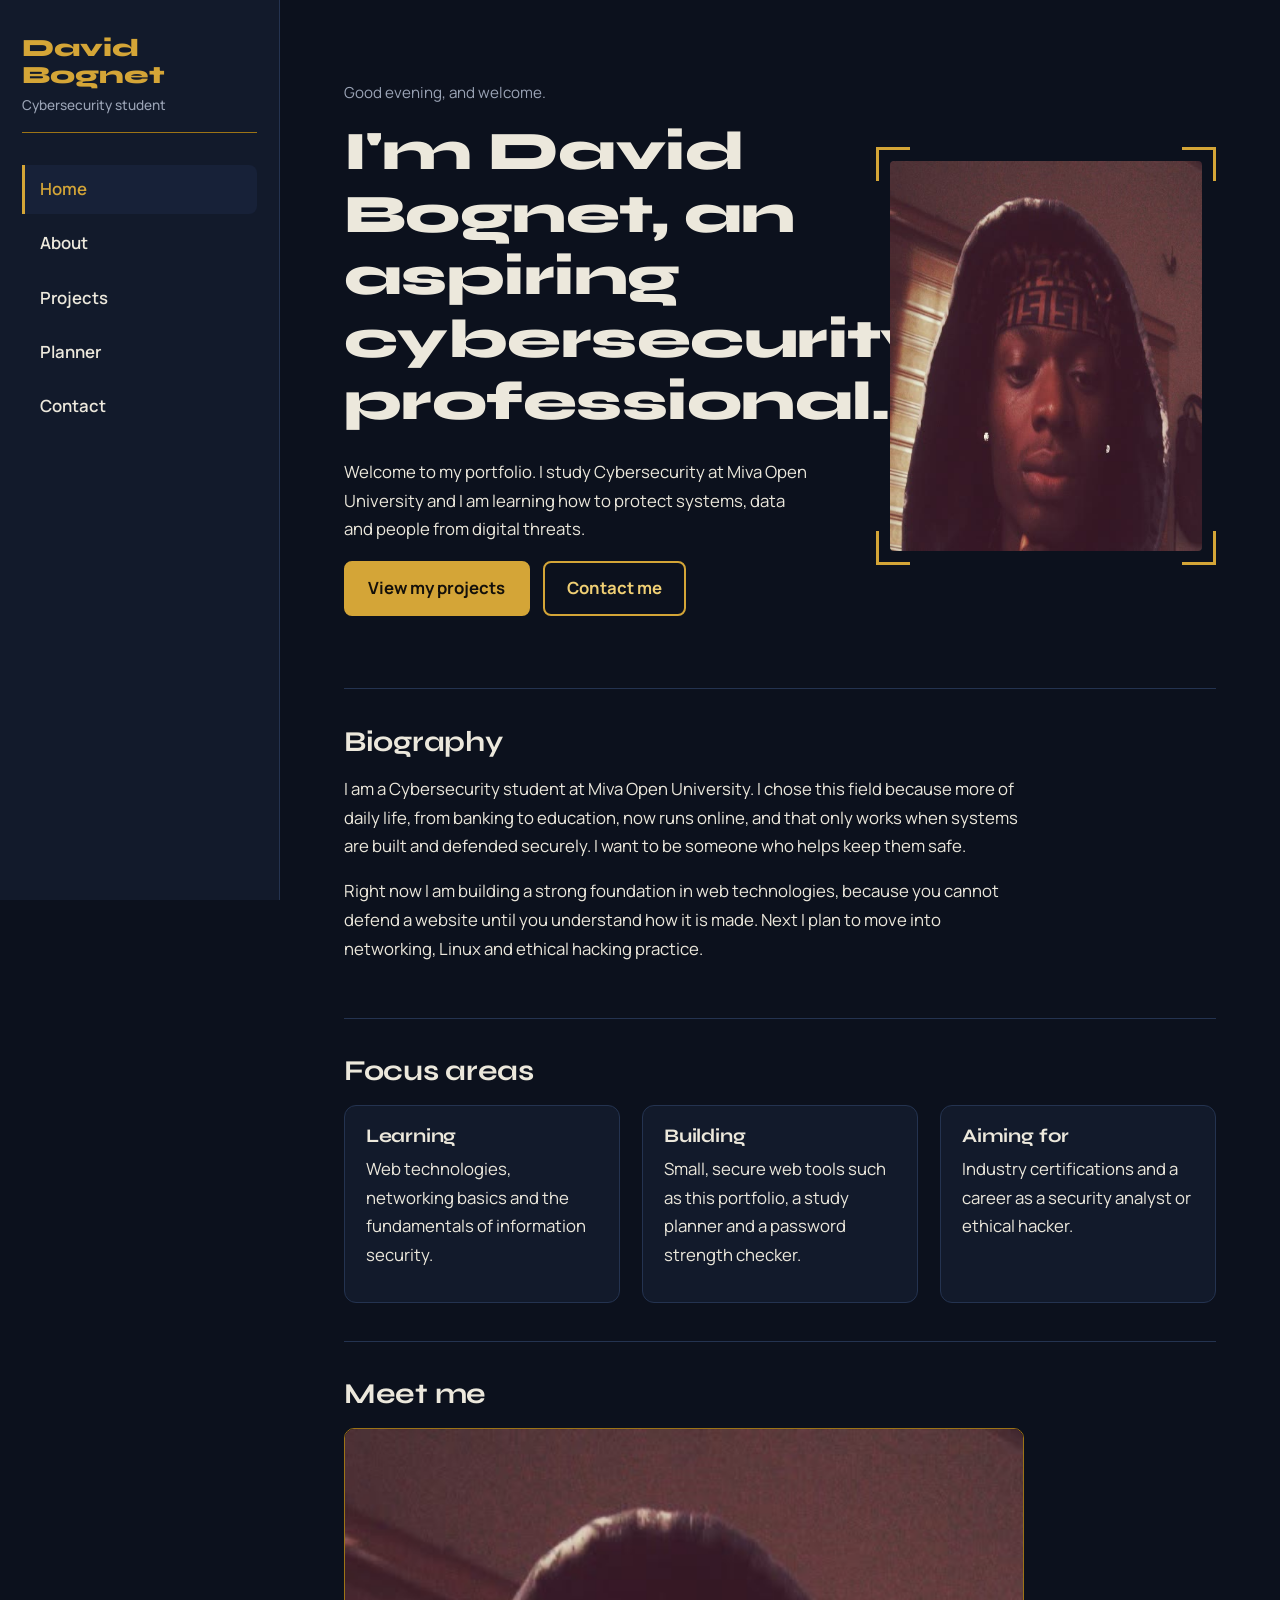
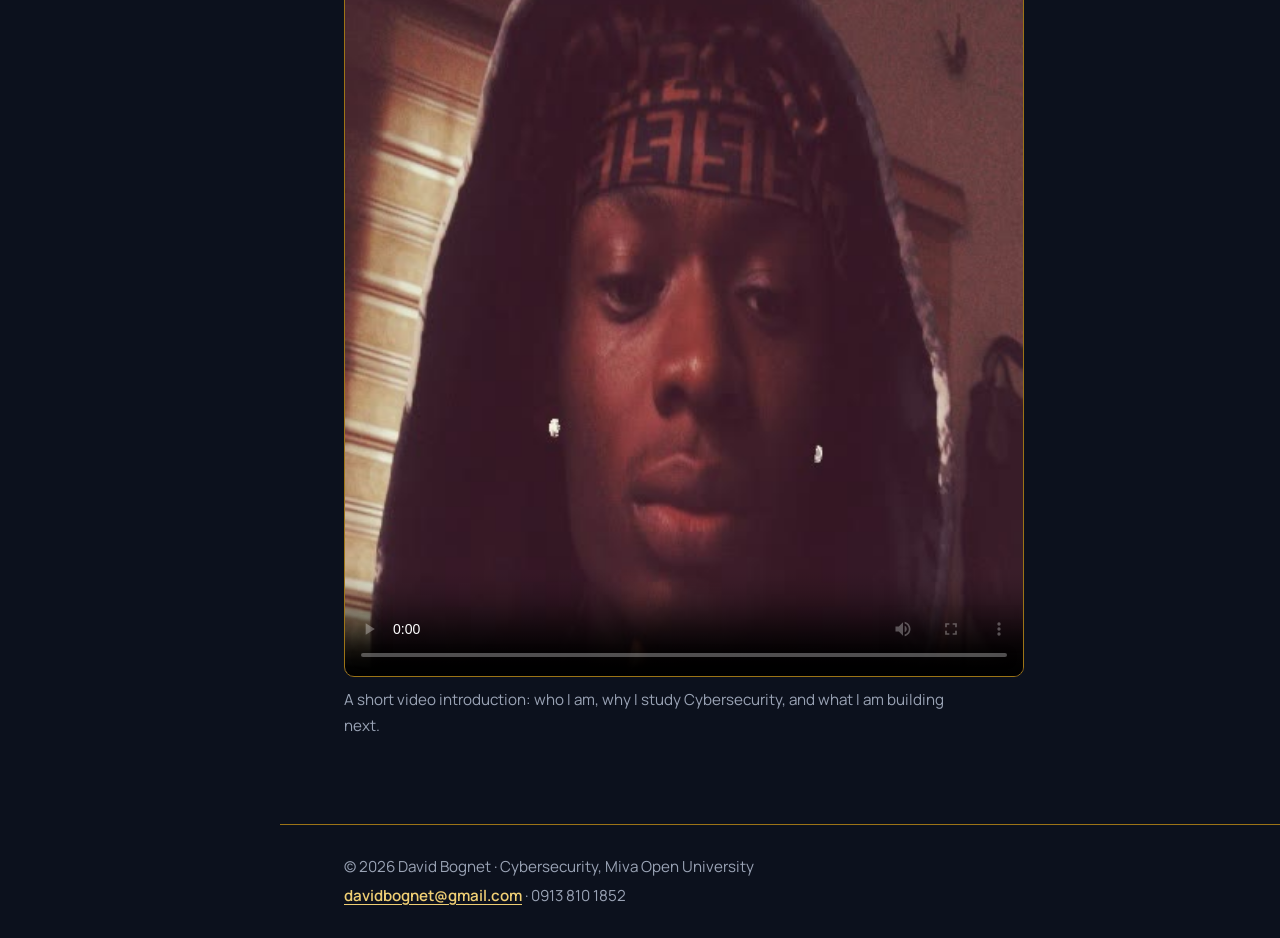
<file: index.html>
<!DOCTYPE html>
<html lang="en">
<head>
<meta charset="UTF-8">
<meta name="viewport" content="width=device-width, initial-scale=1">
<meta name="theme-color" content="#0b0b0e">
<meta name="description" content="David Bognet - Cybersecurity student portfolio at Miva Open University">
<title>Home | David Bognet</title>
<link rel="preconnect" href="https://fonts.googleapis.com">
<link rel="preconnect" href="https://fonts.gstatic.com" crossorigin>
<link href="https://fonts.googleapis.com/css2?family=Syne:wght@600;700;800&family=Manrope:wght@400;500;600;700&display=swap" rel="stylesheet">
<link rel="stylesheet" href="css/style.css">
</head>
<body>
<a class="skip-link" href="#main">Skip to content</a>
<header class="site-header">
  <a class="brand" href="index.html">David Bognet</a>
  <button id="menu-toggle" aria-label="Toggle menu" aria-expanded="false" aria-controls="nav-links">Menu</button>
  <nav aria-label="Main navigation"><ul id="nav-links"><li><a href="index.html" class="active" aria-current="page">Home</a></li><li><a href="about.html">About</a></li><li><a href="projects.html">Projects</a></li><li><a href="planner.html">Planner</a></li><li><a href="contact.html">Contact</a></li></ul></nav>
</header>
<main id="main">
<section class="hero">
  <div class="hero-text">
    <p id="greeting" class="small">Welcome</p>
    <h1>I'm David Bognet, an aspiring cybersecurity professional.</h1>
    <p>Welcome to my portfolio. I study Cybersecurity at Miva Open University and I am learning how to protect systems, data and people from digital threats.</p>
    <p><a class="btn" href="projects.html">View my projects</a> <a class="btn btn-outline" href="contact.html">Contact me</a></p>
  </div>
  <figure class="portrait"><img src="images/profile.jpg" alt="Portrait of David Bognet" width="432" height="540"></figure>
</section>

<section class="block">
  <h2>Biography</h2>
  <p>I am a Cybersecurity student at Miva Open University. I chose this field because more of daily life, from banking to education, now runs online, and that only works when systems are built and defended securely. I want to be someone who helps keep them safe.</p>
  <p>Right now I am building a strong foundation in web technologies, because you cannot defend a website until you understand how it is made. Next I plan to move into networking, Linux and ethical hacking practice.</p>
</section>

<section class="block">
  <h2>Focus areas</h2>
  <div class="grid">
    <div class="card"><div><h3>Learning</h3><p>Web technologies, networking basics and the fundamentals of information security.</p></div></div>
    <div class="card"><div><h3>Building</h3><p>Small, secure web tools such as this portfolio, a study planner and a password strength checker.</p></div></div>
    <div class="card"><div><h3>Aiming for</h3><p>Industry certifications and a career as a security analyst or ethical hacker.</p></div></div>
  </div>
</section>

<section class="block">
  <h2>Meet me</h2>
  <video controls preload="metadata" poster="images/profile.jpg">
    <source src="media/intro.mp4" type="video/mp4">
    Your browser does not support the video tag.
  </video>
  <p class="small">A short video introduction: who I am, why I study Cybersecurity, and what I am building next.</p>
</section>
</main>
<footer class="site-footer">
  <p>&copy; <span id="year">2026</span> David Bognet &middot; Cybersecurity, Miva Open University</p>
  <p><a href="mailto:davidbognet@gmail.com">davidbognet@gmail.com</a> &middot; 0913 810 1852</p>
</footer>
<script src="js/script.js"></script>
</body>
</html>
</file>
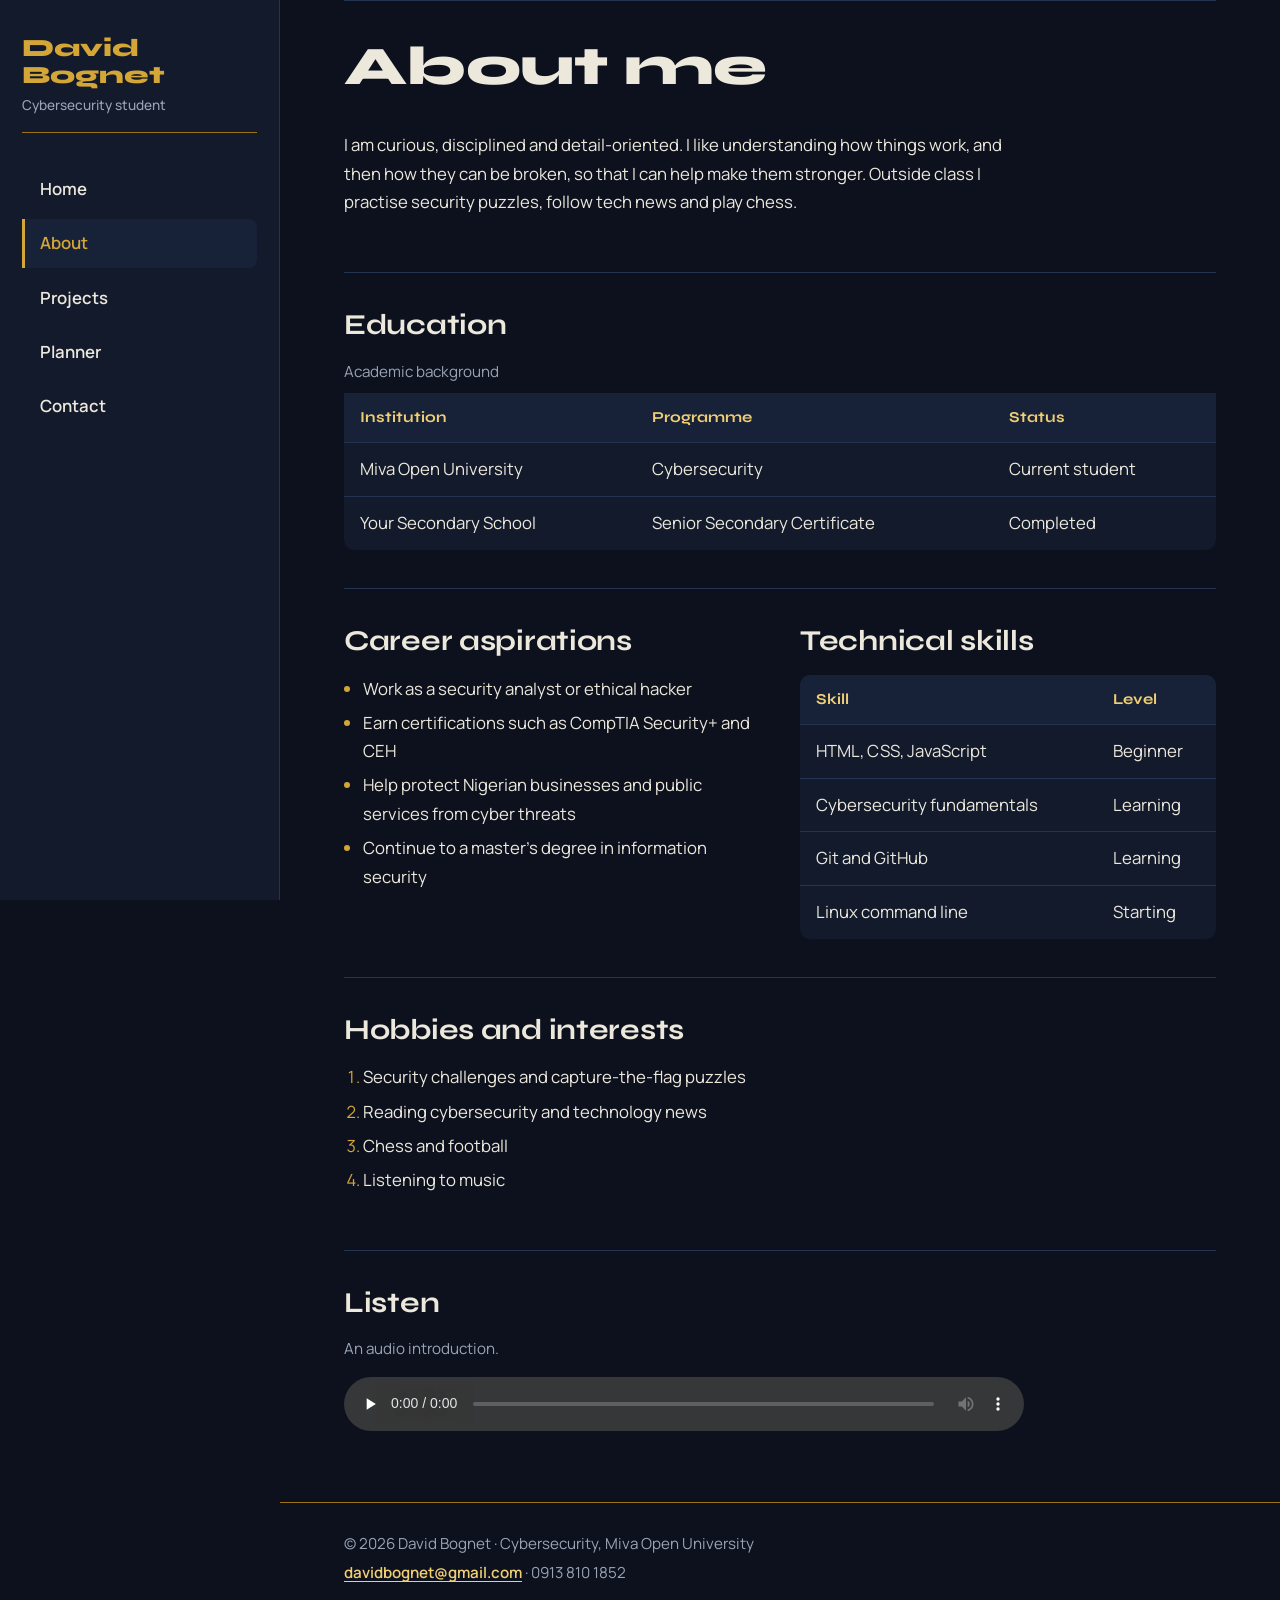
<file: about.html>
<!DOCTYPE html>
<html lang="en">
<head>
<meta charset="UTF-8">
<meta name="viewport" content="width=device-width, initial-scale=1">
<meta name="theme-color" content="#0b0b0e">
<meta name="description" content="David Bognet - Cybersecurity student portfolio at Miva Open University">
<title>About | David Bognet</title>
<link rel="preconnect" href="https://fonts.googleapis.com">
<link rel="preconnect" href="https://fonts.gstatic.com" crossorigin>
<link href="https://fonts.googleapis.com/css2?family=Syne:wght@600;700;800&family=Manrope:wght@400;500;600;700&display=swap" rel="stylesheet">
<link rel="stylesheet" href="css/style.css">
</head>
<body>
<a class="skip-link" href="#main">Skip to content</a>
<header class="site-header">
  <a class="brand" href="index.html">David Bognet</a>
  <button id="menu-toggle" aria-label="Toggle menu" aria-expanded="false" aria-controls="nav-links">Menu</button>
  <nav aria-label="Main navigation"><ul id="nav-links"><li><a href="index.html">Home</a></li><li><a href="about.html" class="active" aria-current="page">About</a></li><li><a href="projects.html">Projects</a></li><li><a href="planner.html">Planner</a></li><li><a href="contact.html">Contact</a></li></ul></nav>
</header>
<main id="main">
<section class="block">
  <h1>About me</h1>
  <p>I am curious, disciplined and detail-oriented. I like understanding how things work, and then how they can be broken, so that I can help make them stronger. Outside class I practise security puzzles, follow tech news and play chess.</p>
</section>

<section class="block">
  <h2>Education</h2>
  <table>
    <caption>Academic background</caption>
    <thead><tr><th>Institution</th><th>Programme</th><th>Status</th></tr></thead>
    <tbody>
      <tr><td>Miva Open University</td><td>Cybersecurity</td><td>Current student</td></tr>
      <tr><td>Your Secondary School</td><td>Senior Secondary Certificate</td><td>Completed</td></tr>
    </tbody>
  </table>
</section>

<section class="block two-col">
  <div>
    <h2>Career aspirations</h2>
    <ul>
      <li>Work as a security analyst or ethical hacker</li>
      <li>Earn certifications such as CompTIA Security+ and CEH</li>
      <li>Help protect Nigerian businesses and public services from cyber threats</li>
      <li>Continue to a master's degree in information security</li>
    </ul>
  </div>
  <div>
    <h2>Technical skills</h2>
    <table>
      <thead><tr><th>Skill</th><th>Level</th></tr></thead>
      <tbody>
        <tr><td>HTML, CSS, JavaScript</td><td>Beginner</td></tr>
        <tr><td>Cybersecurity fundamentals</td><td>Learning</td></tr>
        <tr><td>Git and GitHub</td><td>Learning</td></tr>
        <tr><td>Linux command line</td><td>Starting</td></tr>
      </tbody>
    </table>
  </div>
</section>

<section class="block">
  <h2>Hobbies and interests</h2>
  <ol>
    <li>Security challenges and capture-the-flag puzzles</li>
    <li>Reading cybersecurity and technology news</li>
    <li>Chess and football</li>
    <li>Listening to music</li>
  </ol>
</section>

<section class="block">
  <h2>Listen</h2>
  <p class="small">An audio introduction.</p>
  <audio controls preload="none" src="media/intro.mp4">Your browser does not support the audio element.</audio>
</section>
</main>
<footer class="site-footer">
  <p>&copy; <span id="year">2026</span> David Bognet &middot; Cybersecurity, Miva Open University</p>
  <p><a href="mailto:davidbognet@gmail.com">davidbognet@gmail.com</a> &middot; 0913 810 1852</p>
</footer>
<script src="js/script.js"></script>
</body>
</html>
</file>
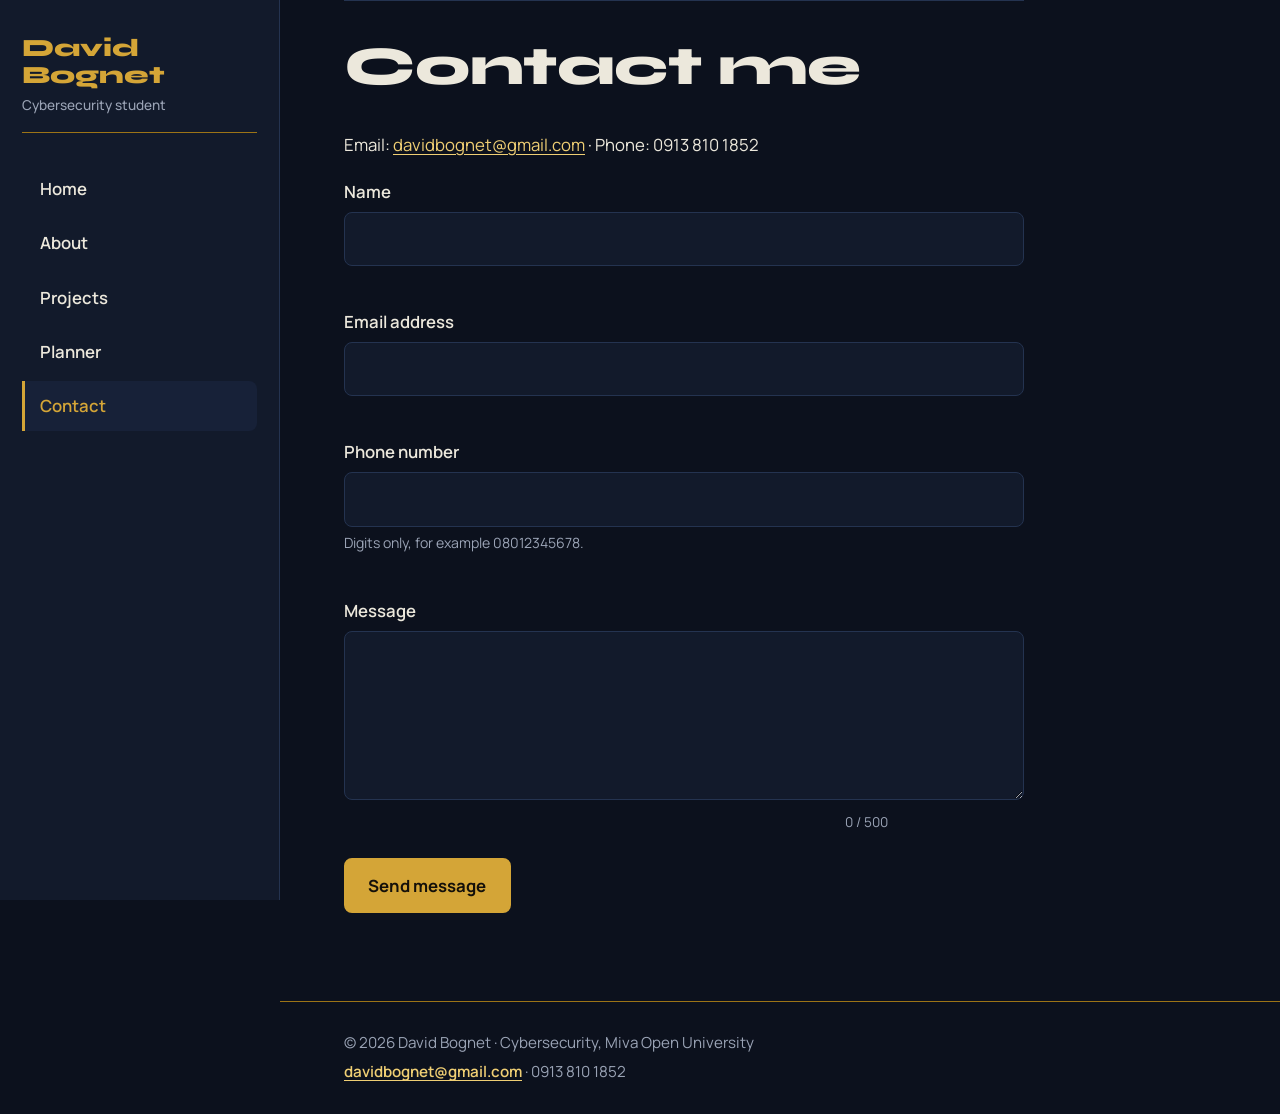
<file: contact.html>
<!DOCTYPE html>
<html lang="en">
<head>
<meta charset="UTF-8">
<meta name="viewport" content="width=device-width, initial-scale=1">
<meta name="theme-color" content="#0b0b0e">
<meta name="description" content="David Bognet - Cybersecurity student portfolio at Miva Open University">
<title>Contact | David Bognet</title>
<link rel="preconnect" href="https://fonts.googleapis.com">
<link rel="preconnect" href="https://fonts.gstatic.com" crossorigin>
<link href="https://fonts.googleapis.com/css2?family=Syne:wght@600;700;800&family=Manrope:wght@400;500;600;700&display=swap" rel="stylesheet">
<link rel="stylesheet" href="css/style.css">
</head>
<body>
<a class="skip-link" href="#main">Skip to content</a>
<header class="site-header">
  <a class="brand" href="index.html">David Bognet</a>
  <button id="menu-toggle" aria-label="Toggle menu" aria-expanded="false" aria-controls="nav-links">Menu</button>
  <nav aria-label="Main navigation"><ul id="nav-links"><li><a href="index.html">Home</a></li><li><a href="about.html">About</a></li><li><a href="projects.html">Projects</a></li><li><a href="planner.html">Planner</a></li><li><a href="contact.html" class="active" aria-current="page">Contact</a></li></ul></nav>
</header>
<main id="main">
<section class="block narrow">
  <h1>Contact me</h1>
  <p>Email: <a href="mailto:davidbognet@gmail.com">davidbognet@gmail.com</a> &middot; Phone: 0913 810 1852</p>
  <form id="contact-form" novalidate>
    <label for="name">Name</label><input id="name" type="text" autocomplete="name"><p class="error" id="name-error"></p>
    <label for="email">Email address</label><input id="email" type="email" autocomplete="email"><p class="error" id="email-error"></p>
    <label for="phone">Phone number</label><input id="phone" type="tel" autocomplete="tel" inputmode="numeric"><p class="hint">Digits only, for example 08012345678.</p><p class="error" id="phone-error"></p>
    <label for="message">Message</label><textarea id="message" rows="5" maxlength="500"></textarea><p class="char-count" id="char-count">0 / 500</p><p class="error" id="message-error"></p>
    <button class="btn" type="submit">Send message</button>
    <p id="form-success" class="success" role="status"></p>
  </form>
</section>
</main>
<footer class="site-footer">
  <p>&copy; <span id="year">2026</span> David Bognet &middot; Cybersecurity, Miva Open University</p>
  <p><a href="mailto:davidbognet@gmail.com">davidbognet@gmail.com</a> &middot; 0913 810 1852</p>
</footer>
<script src="js/script.js"></script>
</body>
</html>
</file>
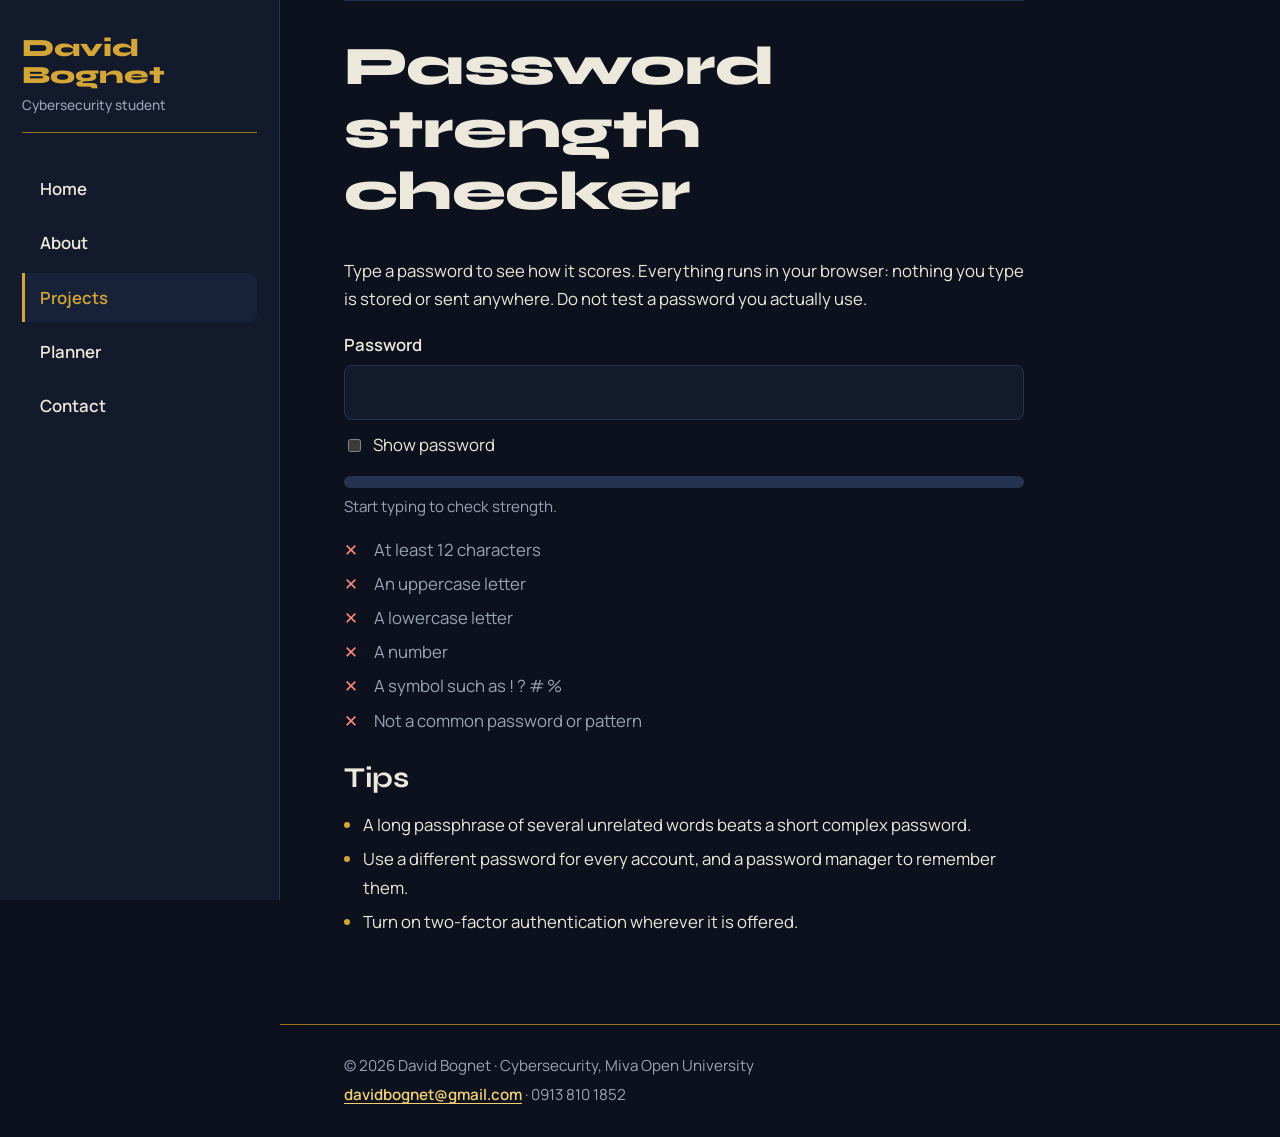
<file: password-checker.html>
<!DOCTYPE html>
<html lang="en">
<head>
<meta charset="UTF-8">
<meta name="viewport" content="width=device-width, initial-scale=1">
<meta name="theme-color" content="#0b0b0e">
<meta name="description" content="Password strength checker - a cybersecurity mini project by David Bognet">
<title>Password Checker | David Bognet</title>
<link rel="preconnect" href="https://fonts.googleapis.com">
<link rel="preconnect" href="https://fonts.gstatic.com" crossorigin>
<link href="https://fonts.googleapis.com/css2?family=Syne:wght@600;700;800&family=Manrope:wght@400;500;600;700&display=swap" rel="stylesheet">
<link rel="stylesheet" href="css/style.css">
</head>
<body>
<a class="skip-link" href="#main">Skip to content</a>
<header class="site-header">
  <a class="brand" href="index.html">David Bognet</a>
  <button id="menu-toggle" aria-label="Toggle menu" aria-expanded="false" aria-controls="nav-links">Menu</button>
  <nav aria-label="Main navigation"><ul id="nav-links"><li><a href="index.html">Home</a></li><li><a href="about.html">About</a></li><li><a href="projects.html" class="active" aria-current="page">Projects</a></li><li><a href="planner.html">Planner</a></li><li><a href="contact.html">Contact</a></li></ul></nav>
</header>
<main id="main">
<section class="block narrow">
  <h1>Password strength checker</h1>
  <p>Type a password to see how it scores. Everything runs in your browser: nothing you type is stored or sent anywhere. Do not test a password you actually use.</p>
  <label for="pw-input">Password</label>
  <input id="pw-input" type="password" autocomplete="off" spellcheck="false">
  <label class="inline-check"><input type="checkbox" id="pw-toggle"> Show password</label>
  <div class="meter" aria-hidden="true"><span id="pw-bar" data-level="0"></span></div>
  <p id="pw-label" class="small" aria-live="polite">Start typing to check strength.</p>
  <ul class="checklist" id="pw-list">
    <li data-rule="length">At least 12 characters</li>
    <li data-rule="upper">An uppercase letter</li>
    <li data-rule="lower">A lowercase letter</li>
    <li data-rule="number">A number</li>
    <li data-rule="symbol">A symbol such as ! ? # %</li>
    <li data-rule="common">Not a common password or pattern</li>
  </ul>
  <h2>Tips</h2>
  <ul>
    <li>A long passphrase of several unrelated words beats a short complex password.</li>
    <li>Use a different password for every account, and a password manager to remember them.</li>
    <li>Turn on two-factor authentication wherever it is offered.</li>
  </ul>
</section>
</main>
<footer class="site-footer">
  <p>&copy; <span id="year">2026</span> David Bognet &middot; Cybersecurity, Miva Open University</p>
  <p><a href="mailto:davidbognet@gmail.com">davidbognet@gmail.com</a> &middot; 0913 810 1852</p>
</footer>
<script src="js/script.js"></script>
</body>
</html>
</file>
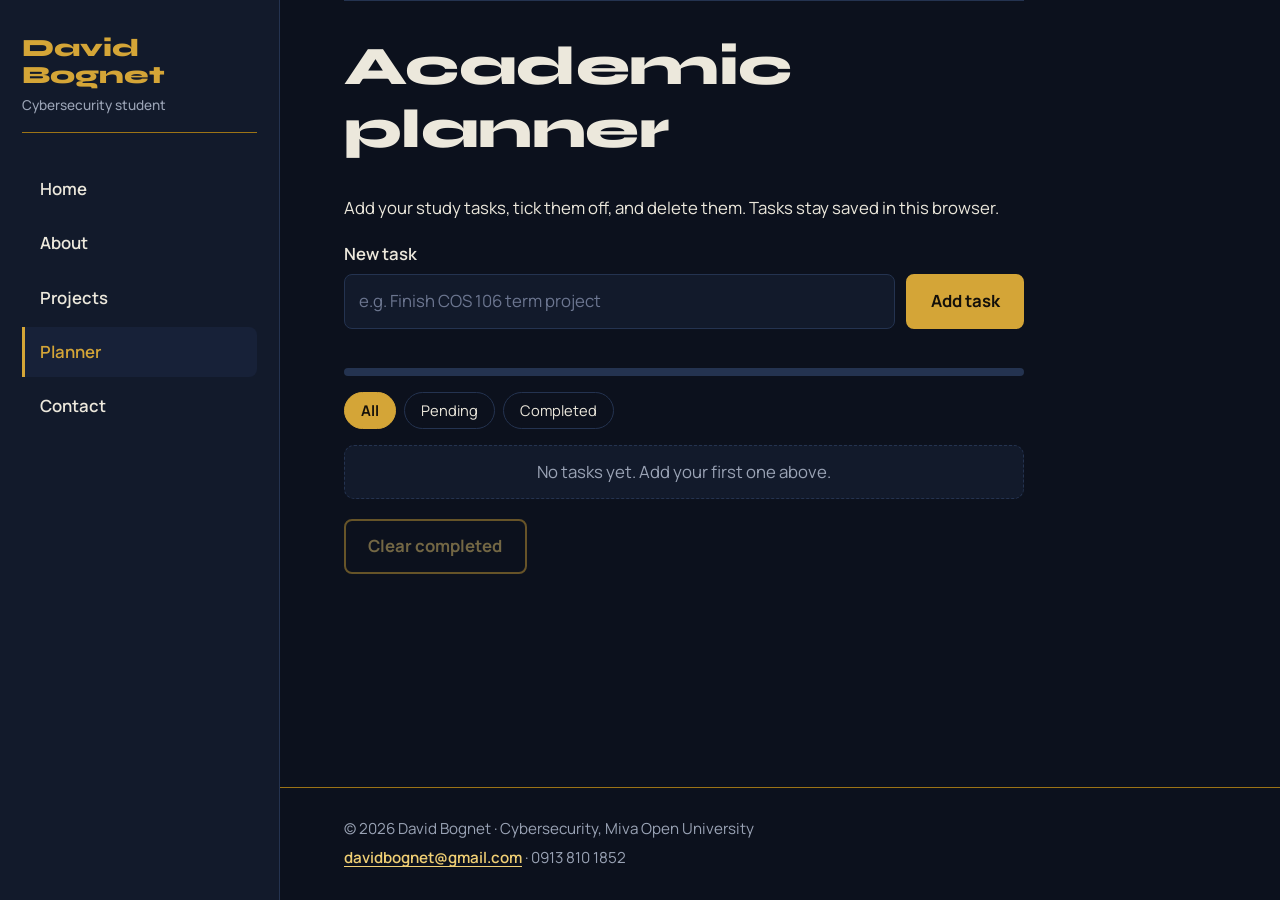
<file: planner.html>
<!DOCTYPE html>
<html lang="en">
<head>
<meta charset="UTF-8">
<meta name="viewport" content="width=device-width, initial-scale=1">
<meta name="theme-color" content="#0b0b0e">
<meta name="description" content="David Bognet - Cybersecurity student portfolio at Miva Open University">
<title>Planner | David Bognet</title>
<link rel="preconnect" href="https://fonts.googleapis.com">
<link rel="preconnect" href="https://fonts.gstatic.com" crossorigin>
<link href="https://fonts.googleapis.com/css2?family=Syne:wght@600;700;800&family=Manrope:wght@400;500;600;700&display=swap" rel="stylesheet">
<link rel="stylesheet" href="css/style.css">
</head>
<body>
<a class="skip-link" href="#main">Skip to content</a>
<header class="site-header">
  <a class="brand" href="index.html">David Bognet</a>
  <button id="menu-toggle" aria-label="Toggle menu" aria-expanded="false" aria-controls="nav-links">Menu</button>
  <nav aria-label="Main navigation"><ul id="nav-links"><li><a href="index.html">Home</a></li><li><a href="about.html">About</a></li><li><a href="projects.html">Projects</a></li><li><a href="planner.html" class="active" aria-current="page">Planner</a></li><li><a href="contact.html">Contact</a></li></ul></nav>
</header>
<main id="main">
<section class="block narrow">
  <h1>Academic planner</h1>
  <p>Add your study tasks, tick them off, and delete them. Tasks stay saved in this browser.</p>
  <form id="task-form" novalidate>
    <label for="task-input">New task</label>
    <div class="row"><input id="task-input" type="text" placeholder="e.g. Finish COS 106 term project" maxlength="100"><button class="btn" type="submit">Add task</button></div>
    <p id="task-error" class="error" role="alert"></p>
  </form>
  <p id="task-count" class="small" aria-live="polite"></p>
  <div class="progress" aria-hidden="true"><span id="progress-bar"></span></div>
  <div class="filters" id="filters" role="group" aria-label="Filter tasks">
    <button type="button" data-filter="all" class="active">All</button>
    <button type="button" data-filter="pending">Pending</button>
    <button type="button" data-filter="done">Completed</button>
  </div>
  <ul id="task-list" class="tasks"></ul>
  <button id="clear-done" class="btn btn-outline" type="button">Clear completed</button>
</section>
</main>
<footer class="site-footer">
  <p>&copy; <span id="year">2026</span> David Bognet &middot; Cybersecurity, Miva Open University</p>
  <p><a href="mailto:davidbognet@gmail.com">davidbognet@gmail.com</a> &middot; 0913 810 1852</p>
</footer>
<script src="js/script.js"></script>
</body>
</html>
</file>
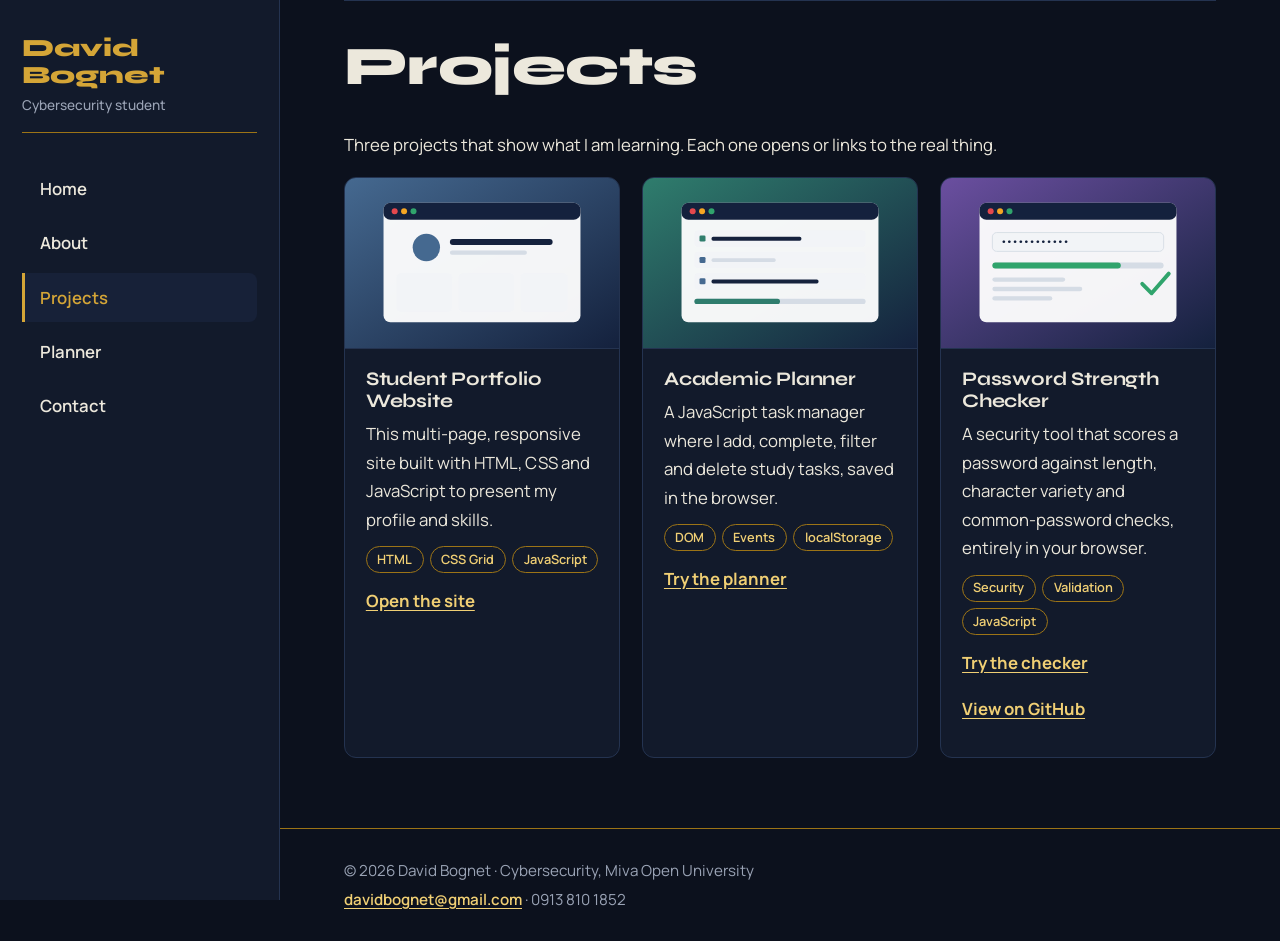
<file: projects.html>
<!DOCTYPE html>
<html lang="en">
<head>
<meta charset="UTF-8">
<meta name="viewport" content="width=device-width, initial-scale=1">
<meta name="theme-color" content="#0b0b0e">
<meta name="description" content="David Bognet - Cybersecurity student portfolio at Miva Open University">
<title>Projects | David Bognet</title>
<link rel="preconnect" href="https://fonts.googleapis.com">
<link rel="preconnect" href="https://fonts.gstatic.com" crossorigin>
<link href="https://fonts.googleapis.com/css2?family=Syne:wght@600;700;800&family=Manrope:wght@400;500;600;700&display=swap" rel="stylesheet">
<link rel="stylesheet" href="css/style.css">
</head>
<body>
<a class="skip-link" href="#main">Skip to content</a>
<header class="site-header">
  <a class="brand" href="index.html">David Bognet</a>
  <button id="menu-toggle" aria-label="Toggle menu" aria-expanded="false" aria-controls="nav-links">Menu</button>
  <nav aria-label="Main navigation"><ul id="nav-links"><li><a href="index.html">Home</a></li><li><a href="about.html">About</a></li><li><a href="projects.html" class="active" aria-current="page">Projects</a></li><li><a href="planner.html">Planner</a></li><li><a href="contact.html">Contact</a></li></ul></nav>
</header>
<main id="main">
<section class="block">
  <h1>Projects</h1>
  <p>Three projects that show what I am learning. Each one opens or links to the real thing.</p>
  <div class="grid">
    <article class="card"><img src="images/project-portfolio.svg" alt="Portfolio website project cover" loading="lazy">
      <div>
        <h3>Student Portfolio Website</h3>
        <p>This multi-page, responsive site built with HTML, CSS and JavaScript to present my profile and skills.</p>
        <ul class="tags"><li>HTML</li><li>CSS Grid</li><li>JavaScript</li></ul>
        <p class="card-links"><a href="index.html">Open the site</a></p>
      </div></article>
    <article class="card"><img src="images/project-planner.svg" alt="Academic planner project cover" loading="lazy">
      <div>
        <h3>Academic Planner</h3>
        <p>A JavaScript task manager where I add, complete, filter and delete study tasks, saved in the browser.</p>
        <ul class="tags"><li>DOM</li><li>Events</li><li>localStorage</li></ul>
        <p class="card-links"><a href="planner.html">Try the planner</a></p>
      </div></article>
    <article class="card"><img src="images/project-password.svg" alt="Password strength checker project cover" loading="lazy">
      <div>
        <h3>Password Strength Checker</h3>
        <p>A security tool that scores a password against length, character variety and common-password checks, entirely in your browser.</p>
        <ul class="tags"><li>Security</li><li>Validation</li><li>JavaScript</li></ul>
        <p class="card-links"><a href="password-checker.html">Try the checker</a> <a href="https://github.com/YOUR-USERNAME/YOUR-REPO">View on GitHub</a></p>
      </div></article>
  </div>
</section>
</main>
<footer class="site-footer">
  <p>&copy; <span id="year">2026</span> David Bognet &middot; Cybersecurity, Miva Open University</p>
  <p><a href="mailto:davidbognet@gmail.com">davidbognet@gmail.com</a> &middot; 0913 810 1852</p>
</footer>
<script src="js/script.js"></script>
</body>
</html>
</file>
<file: css/style.css>
/* ==========================================================
   David Bognet - Cybersecurity portfolio
   Direction: a night-watch palette (deep midnight blue) lit by gold.
   Layout: fixed left sidebar on desktop, top bar on mobile.
   Memorable moment: the portrait sits in a scanner frame and is
   swept once by a gold line when the home page loads.
   ========================================================== */

:root {
  --ink: #0c111d;
  --panel: #121a2b;
  --panel-2: #172138;
  --line: #243350;
  --text: #ece8dc;
  --muted: #9aa3b5;

  --gold: #d4a537;
  --gold-light: #f0cf74;
  --gold-deep: #9c7416;
  --on-gold: #14100a;

  --danger: #ff8a80;
  --ok: #6fcf97;

  --head: "Syne", "Trebuchet MS", system-ui, sans-serif;
  --body: "Manrope", system-ui, -apple-system, "Segoe UI", sans-serif;
  --side: 280px;
}

* { box-sizing: border-box; }

html { scroll-behavior: smooth; color-scheme: dark; }

body {
  margin: 0;
  display: grid;
  grid-template-columns: var(--side) minmax(0, 1fr);
  grid-template-rows: 1fr auto;
  min-height: 100vh;
  font-family: var(--body);
  font-size: 1.05rem;
  line-height: 1.7;
  color: var(--text);
  background: var(--ink);
}

::selection { background: var(--gold); color: var(--on-gold); }

h1, h2, h3 {
  font-family: var(--head);
  font-weight: 700;
  line-height: 1.15;
  letter-spacing: -0.01em;
  color: var(--text);
  margin: 0 0 .6em;
}
h1 { font-size: clamp(2rem, 4.6vw, 3.4rem); font-weight: 800; }
h2 { font-size: clamp(1.4rem, 2.4vw, 1.8rem); }
h3 { font-size: 1.2rem; }

p { margin: 0 0 1em; max-width: 68ch; }
ul, ol { padding-left: 1.2rem; max-width: 68ch; }
li { margin-bottom: .35rem; }
li::marker { color: var(--gold); }

a { color: var(--gold-light); text-underline-offset: 3px; }
a:hover { color: #fff; }

.small { color: var(--muted); font-size: .95rem; }

a:focus-visible, button:focus-visible, input:focus-visible,
textarea:focus-visible, summary:focus-visible {
  outline: 3px solid var(--gold);
  outline-offset: 3px;
}

.skip-link {
  position: absolute; left: -999px; top: 0; z-index: 100;
  background: var(--gold); color: var(--on-gold); padding: .6rem 1rem; font-weight: 700;
}
.skip-link:focus { left: 0; }

/* ---------- Sidebar (header) ---------- */
.site-header {
  grid-column: 1;
  grid-row: 1 / 3;
  align-self: start;
  position: sticky;
  top: 0;
  height: 100vh;
  display: flex;
  flex-direction: column;
  gap: 2rem;
  padding: 2.2rem 1.4rem;
  background: var(--panel);
  border-right: 1px solid var(--line);
  z-index: 20;
}

.brand {
  font-family: var(--head);
  font-weight: 800;
  font-size: 1.55rem;
  line-height: 1.1;
  color: var(--gold);
  text-decoration: none;
  padding-bottom: 1.2rem;
  border-bottom: 1px solid var(--gold-deep);
}
.brand::after {
  content: "Cybersecurity student";
  display: block;
  margin-top: .5rem;
  font-family: var(--body);
  font-weight: 500;
  font-size: .85rem;
  color: var(--muted);
}

nav ul { list-style: none; margin: 0; padding: 0; display: flex; flex-direction: column; gap: .3rem; max-width: none; }
nav li { margin: 0; }

nav a {
  display: block;
  padding: .65rem .9rem;
  color: var(--text);
  text-decoration: none;
  font-weight: 600;
  border-left: 3px solid transparent;
  border-radius: 0 8px 8px 0;
  transition: background .2s, color .2s, border-color .2s;
}
nav a:hover { background: var(--panel-2); color: var(--gold-light); }
nav a.active { background: var(--panel-2); color: var(--gold); border-left-color: var(--gold); }

#menu-toggle {
  display: none;
  background: transparent;
  color: var(--gold);
  border: 1.5px solid var(--gold);
  border-radius: 8px;
  padding: .45rem .9rem;
  font: inherit;
  font-weight: 600;
  cursor: pointer;
}

/* ---------- Main column ---------- */
main {
  grid-column: 2;
  grid-row: 1;
  width: 100%;
  max-width: 1080px;
  padding: 0 clamp(1.2rem, 5vw, 4rem);
}

.hero {
  display: grid;
  grid-template-columns: minmax(0, 1.15fr) minmax(0, .85fr);
  align-items: center;
  gap: clamp(2rem, 5vw, 4rem);
  padding: clamp(2.5rem, 7vw, 5rem) 0 clamp(2rem, 5vw, 3.5rem);
}
.hero-text > * { max-width: 34rem; }
.hero h1 { margin: .15em 0 .45em; }
.hero-text p:last-child { display: flex; flex-wrap: wrap; gap: .8rem; }

/* Portrait in a scanner frame */
.portrait {
  margin: 0;
  position: relative;
  justify-self: end;
  width: 100%;
  max-width: 340px;
  padding: 14px;
  background:
    linear-gradient(var(--gold), var(--gold)) top left / 34px 3px no-repeat,
    linear-gradient(var(--gold), var(--gold)) top left / 3px 34px no-repeat,
    linear-gradient(var(--gold), var(--gold)) top right / 34px 3px no-repeat,
    linear-gradient(var(--gold), var(--gold)) top right / 3px 34px no-repeat,
    linear-gradient(var(--gold), var(--gold)) bottom left / 34px 3px no-repeat,
    linear-gradient(var(--gold), var(--gold)) bottom left / 3px 34px no-repeat,
    linear-gradient(var(--gold), var(--gold)) bottom right / 34px 3px no-repeat,
    linear-gradient(var(--gold), var(--gold)) bottom right / 3px 34px no-repeat;
}
.portrait img {
  display: block;
  width: 100%;
  height: auto;
  aspect-ratio: 4 / 5;
  object-fit: cover;
  object-position: center 25%;
  border-radius: 4px;
}
.portrait::after {
  content: "";
  position: absolute;
  left: 14px; right: 14px; top: 14px;
  height: 3px;
  background: linear-gradient(90deg, transparent, var(--gold-light), transparent);
  box-shadow: 0 0 18px 4px rgba(240, 207, 116, .55);
  opacity: 0;
  animation: scan 1.8s .5s ease-in-out 1 both;
}
@keyframes scan {
  0%   { top: 14px; opacity: 0; }
  12%  { opacity: 1; }
  88%  { opacity: 1; }
  100% { top: calc(100% - 17px); opacity: 0; }
}

/* Sections */
.block {
  padding: 2.2rem 0 2.4rem;
  border-top: 1px solid var(--line);
}
.narrow { max-width: 680px; }
.narrow > * { max-width: none; }
.narrow p { max-width: 68ch; }

.two-col { display: grid; grid-template-columns: 1fr 1fr; gap: 2.5rem; }

video, audio { display: block; width: 100%; max-width: 680px; }
video {
  border-radius: 10px;
  border: 1px solid var(--gold-deep);
  background: #000;
  margin-bottom: .6rem;
}
audio { color-scheme: dark; }

/* Buttons */
.btn {
  display: inline-block;
  background: var(--gold);
  color: var(--on-gold);
  border: 2px solid var(--gold);
  border-radius: 8px;
  padding: .7rem 1.4rem;
  font: inherit;
  font-weight: 700;
  text-decoration: none;
  cursor: pointer;
  transition: background .2s, color .2s, border-color .2s;
}
.btn:hover { background: var(--gold-light); border-color: var(--gold-light); color: var(--on-gold); }
.btn-outline { background: transparent; color: var(--gold-light); }
.btn-outline:hover { background: var(--gold); color: var(--on-gold); border-color: var(--gold); }
.btn:disabled { opacity: .45; cursor: not-allowed; }
.btn:disabled:hover { background: transparent; color: var(--gold-light); border-color: var(--gold); }

/* Tables */
table { border-collapse: collapse; width: 100%; background: var(--panel); border-radius: 10px; overflow: hidden; }
caption { text-align: left; color: var(--muted); padding-bottom: .5rem; font-size: .95rem; }
th, td { padding: .75rem 1rem; text-align: left; border-bottom: 1px solid var(--line); }
tbody tr:last-child td { border-bottom: 0; }
th { background: var(--panel-2); color: var(--gold-light); font-family: var(--head); font-weight: 700; font-size: .95rem; }

/* Cards and project grid */
.grid { display: grid; grid-template-columns: repeat(auto-fit, minmax(240px, 1fr)); gap: 1.4rem; }
.card {
  background: var(--panel);
  border: 1px solid var(--line);
  border-radius: 12px;
  overflow: hidden;
  transition: border-color .25s;
}
.card:hover { border-color: var(--gold); }
.card img { display: block; width: 100%; aspect-ratio: 16 / 10; object-fit: cover; border-bottom: 1px solid var(--line); }
.card div { padding: 1.1rem 1.3rem 1.3rem; }
.card h3 { margin: .1em 0 .4em; }
.card p { margin-bottom: .7em; }

.tags { display: flex; flex-wrap: wrap; gap: .4rem; margin: .4rem 0 .9rem; padding: 0; list-style: none; max-width: none; }
.tags li { margin: 0; border: 1px solid var(--gold-deep); color: var(--gold-light); font-size: .8rem; font-weight: 600; padding: .1rem .65rem; border-radius: 999px; }
.card-links { display: flex; gap: 1.1rem; flex-wrap: wrap; font-weight: 700; margin: 0; }

/* Forms */
label { display: block; font-weight: 600; margin: 1.1rem 0 .35rem; }
input, textarea {
  width: 100%;
  padding: .75rem .9rem;
  background: var(--panel);
  color: var(--text);
  border: 1.5px solid var(--line);
  border-radius: 8px;
  font: inherit;
}
input::placeholder, textarea::placeholder { color: #6c7690; }
input:hover, textarea:hover { border-color: var(--gold-deep); }
input.invalid, textarea.invalid { border-color: var(--danger); }
input.valid, textarea.valid { border-color: var(--ok); }

.error { color: var(--danger); min-height: 1.3em; margin: .3rem 0 0; font-size: .92rem; }
.success { color: var(--ok); font-weight: 700; }
.hint { color: var(--muted); font-size: .88rem; margin: .3rem 0 0; }
.char-count { text-align: right; color: var(--muted); font-size: .85rem; margin: .2rem 0 0; max-width: none; }
.inline-check { display: flex; align-items: center; gap: .55rem; font-weight: 400; margin-top: .7rem; }
.inline-check input { width: auto; accent-color: var(--gold); }

.row { display: flex; gap: .7rem; }
.row input { flex: 1; }

/* Planner */
.tasks { list-style: none; padding: 0; margin: 0 0 1.2rem; max-width: none; }
.tasks li {
  display: flex; align-items: center; gap: .9rem;
  padding: .75rem 1rem;
  background: var(--panel);
  border: 1px solid var(--line);
  border-radius: 10px;
  margin-bottom: .6rem;
}
.tasks li span { flex: 1; overflow-wrap: anywhere; }
.tasks li input { width: 1.15rem; height: 1.15rem; accent-color: var(--gold); flex: none; }
.tasks li.done span { text-decoration: line-through; color: var(--muted); }
.tasks li.empty { justify-content: center; border-style: dashed; color: var(--muted); }

.btn-del {
  background: none; color: var(--gold-light);
  border: 1px solid var(--gold-deep); border-radius: 6px;
  padding: .25rem .7rem; font: inherit; font-size: .9rem; cursor: pointer;
  transition: background .2s, color .2s;
}
.btn-del:hover { background: var(--gold); color: var(--on-gold); border-color: var(--gold); }

.filters { display: flex; gap: .5rem; flex-wrap: wrap; margin: 1rem 0; }
.filters button {
  background: transparent; color: var(--text);
  border: 1.5px solid var(--line); border-radius: 999px;
  padding: .3rem 1rem; font: inherit; font-size: .92rem; cursor: pointer;
  transition: background .2s, color .2s, border-color .2s;
}
.filters button:hover { border-color: var(--gold); }
.filters button.active { background: var(--gold); color: var(--on-gold); border-color: var(--gold); font-weight: 700; }

.progress { background: var(--line); border-radius: 999px; height: 8px; overflow: hidden; margin: .3rem 0 0; }
.progress span { display: block; height: 100%; width: 0; background: linear-gradient(90deg, var(--gold-deep), var(--gold-light)); border-radius: 999px; transition: width .5s ease; }

/* Password checker */
.meter { background: var(--line); border-radius: 999px; height: 12px; overflow: hidden; margin: 1rem 0 .4rem; }
.meter span { display: block; height: 100%; width: 0; border-radius: 999px; background: var(--danger); transition: width .35s ease, background .35s ease; }
.meter span[data-level="2"] { background: #ffb36b; }
.meter span[data-level="3"] { background: var(--gold-light); }
.meter span[data-level="4"] { background: var(--ok); }

.checklist { list-style: none; padding: 0; margin: 1rem 0 1.6rem; }
.checklist li { position: relative; padding-left: 1.9rem; color: var(--muted); }
.checklist li::before { content: "\2715"; position: absolute; left: 0; color: var(--danger); font-weight: 700; }
.checklist li.ok { color: var(--text); }
.checklist li.ok::before { content: "\2713"; color: var(--ok); }

/* Scroll class kept for the script; no decorative entrance */
.reveal, .reveal.in { opacity: 1; transform: none; }

/* ---------- Footer ---------- */
.site-footer {
  grid-column: 2;
  grid-row: 2;
  margin-top: 2rem;
  padding: 1.6rem clamp(1.2rem, 5vw, 4rem);
  border-top: 1px solid var(--gold-deep);
  color: var(--muted);
  font-size: .95rem;
}
.site-footer p { margin: .2rem 0; max-width: none; }
.site-footer a { font-weight: 600; }

/* ---------- Mobile and tablet ---------- */
@media (max-width: 900px) {
  body { display: block; }

  .site-header {
    position: sticky; top: 0;
    height: auto;
    flex-direction: row;
    align-items: center;
    justify-content: space-between;
    gap: 1rem;
    padding: .8rem 5vw;
    border-right: 0;
    border-bottom: 1px solid var(--line);
  }
  .brand { padding: 0; border: 0; font-size: 1.3rem; }
  .brand::after { display: none; }
  #menu-toggle { display: block; }

  nav {
    position: absolute; top: 100%; left: 0; right: 0;
    background: var(--panel);
  }
  nav ul { display: none; padding: .4rem 5vw 1rem; border-bottom: 1px solid var(--gold-deep); }
  nav ul.open { display: flex; }

  main { max-width: none; padding: 0 5vw; }
  .site-footer { padding: 1.4rem 5vw; }

  .hero { grid-template-columns: 1fr; }
  .portrait { order: -1; justify-self: start; max-width: 260px; }
  .two-col { grid-template-columns: 1fr; gap: 1.5rem; }
}

@media (prefers-reduced-motion: reduce) {
  * { animation: none !important; transition: none !important; scroll-behavior: auto !important; }
  .portrait::after { display: none; }
}

@media print {
  body { display: block; background: #fff; color: #000; }
  .site-header, .btn, .filters, .portrait::after { display: none !important; }
}
</file>
